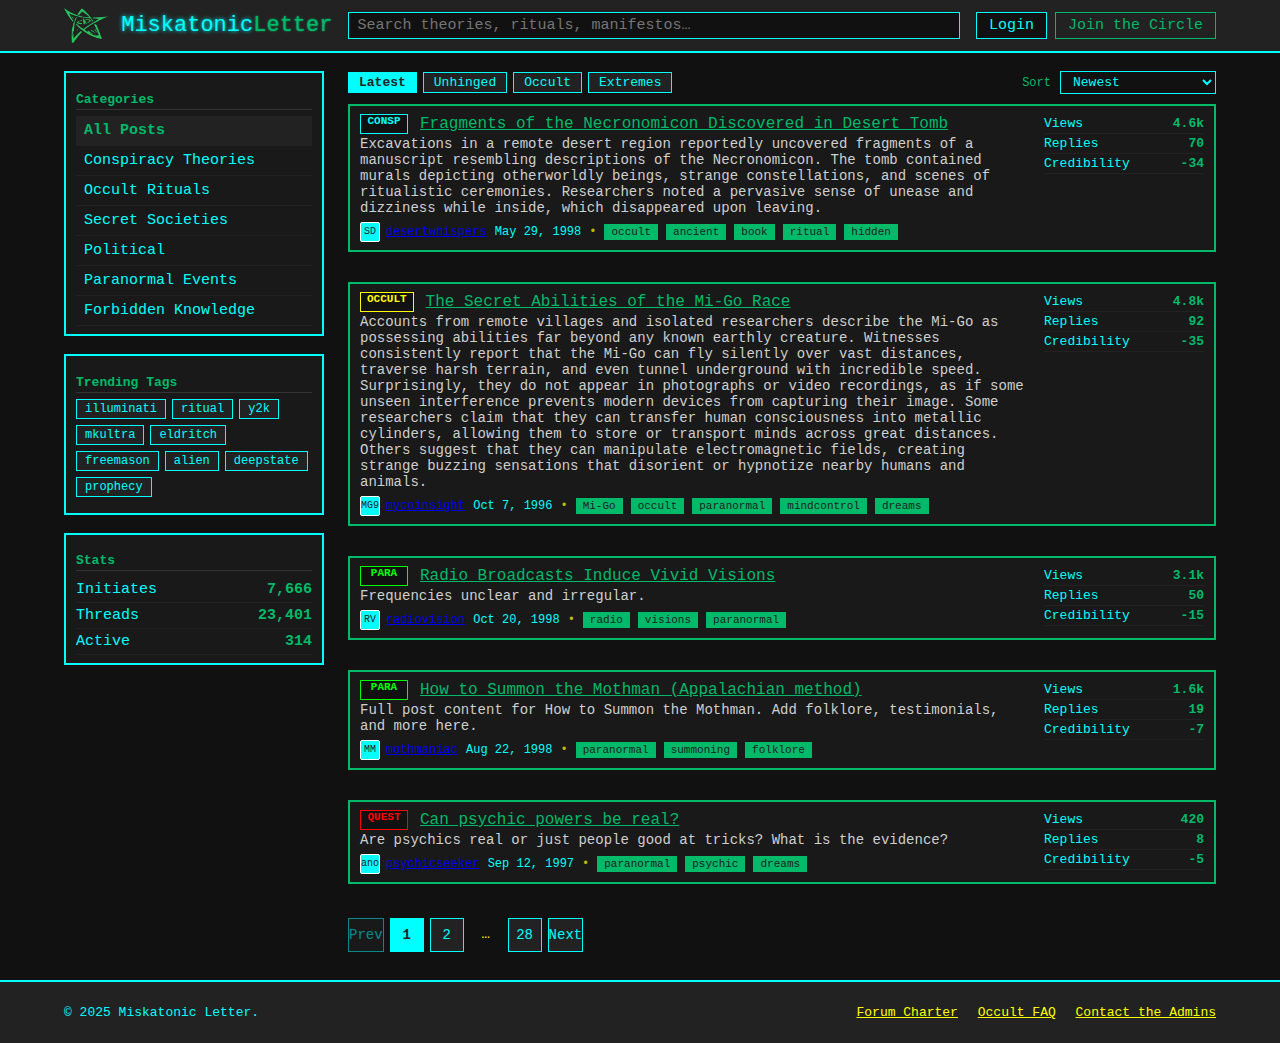
<file: src/index.html>
<!doctype html>
<html lang="en">
<head>
  <meta charset="utf-8" />
  <meta name="viewport" content="width=device-width, initial-scale=1" />
  <title>Miskatonic Letter · Occult & Conspiracy Forum</title>
  <link rel="stylesheet" href="styles.css" />
  <link rel="preconnect" href="https://fonts.gstatic.com" crossorigin>
  <link href="https://fonts.googleapis.com/css2?family=Inter:wght@400;500;600;700&display=swap" rel="stylesheet">
</head>
<body>
  <!-- Top Nav -->
  <header class="topbar">
    <div class="container topbar__inner">
      <a class="brand" href="#">
        <!-- logo image -->
        <img src="imgs/elder-sign.png" alt="" class="brand__logo" aria-hidden="true">
        <span class="brand__name">Miskatonic<span class="accent">Letter</span></span>
      </a>


      <form class="search" action="#" method="get" role="search">
        <input class="search__input" type="search" name="q" placeholder="Search theories, rituals, manifestos…" aria-label="Search" />
      </form>

      <nav class="usernav" aria-label="User">
        <a class="btn btn--ghost" href="#">Login</a>
        <a class="btn btn--primary" href="#">Join the Circle</a>
      </nav>
    </div>
  </header>

  <!-- Page -->
  <main class="container layout">
    <!-- Sidebar -->
    <aside class="sidebar">
      <section class="card">
        <h2 class="card__title">Categories</h2>
        <nav class="list list--links">
          <a href="#" class="list__item is-active">All Posts</a>
          <a href="#" class="list__item">Conspiracy Theories</a>
          <a href="#" class="list__item">Occult Rituals</a>
          <a href="#" class="list__item">Secret Societies</a>
          <a href="#" class="list__item">Political</a>
          <a href="#" class="list__item">Paranormal Events</a>
          <a href="#" class="list__item">Forbidden Knowledge</a>
        </nav>
      </section>

      <section class="card">
        <h2 class="card__title">Trending Tags</h2>
        <div class="tags">
          <a href="#" class="tag">illuminati</a>
          <a href="#" class="tag">ritual</a>
          <a href="#" class="tag">y2k</a>
          <a href="#" class="tag">mkultra</a>
          <a href="#" class="tag">eldritch</a>
          <a href="#" class="tag">freemason</a>
          <a href="#" class="tag">alien</a>
          <a href="#" class="tag">deepstate</a>
          <a href="#" class="tag">prophecy</a>
        </div>
      </section>

      <section class="card">
        <h2 class="card__title">Stats</h2>
        <ul class="meta">
          <li><span>Initiates</span><strong>7,666</strong></li>
          <li><span>Threads</span><strong>23,401</strong></li>
          <li><span>Active</span><strong>314</strong></li>
        </ul>
      </section>
    </aside>

    <!-- Content -->
    <section class="content">
      <div class="bar">
        <div class="chips">
          <button class="chip is-selected">Latest</button>
          <button class="chip">Unhinged</button>
          <button class="chip">Occult</button>
          <button class="chip">Extremes</button>
        </div>
        <div class="filters">
          <label class="select">
            <span class="select__label">Sort</span>
            <select>
              <option>Newest</option>
              <option>Most Replies</option>
              <option>Most Disturbing</option>
            </select>
          </label>
        </div>
      </div>

      <!-- Thread List -->
      <div class="threads" id="threads" role="feed" aria-busy="false">
        <!-- Posts will be loaded here by JS -->
      </div>

      <!-- Pagination -->
      <nav class="pagination" id="pagination" aria-label="Pagination">
        <!-- Pagination will be loaded by JS -->
      </nav>
    </section>
  </main>

  <footer class="footer">
    <div class="container footer__inner">
      <p>© 2025 Miskatonic Letter.</p>
      <nav class="footer__links">
        <a href="#">Forum Charter</a>
        <a href="#">Occult FAQ</a>
        <a href="#">Contact the Admins</a>
      </nav>
    </div>
  </footer>

  <script>
    // Config
  const POSTS_PER_PAGE = 5;
    let currentPage = 1;
    let posts = [];

    // Load data/posts.json
    fetch('data/posts.json')
      .then(res => res.json())
      .then(data => {
        posts = data;
        renderPosts();
        renderPagination();
      });

    function renderPosts() {
      const threads = document.getElementById('threads');
      threads.innerHTML = '';
      const start = (currentPage - 1) * POSTS_PER_PAGE;
      const end = start + POSTS_PER_PAGE;
      const pagePosts = posts.slice(start, end);
      pagePosts.forEach(post => {
        const article = document.createElement('article');
        article.className = 'thread card';
        article.setAttribute('role', 'article');
        article.innerHTML = `
          <div class="thread__main">
            <div class="thread__row">
              <span class="badge badge--${post.badge.type}" title="${post.badge.title}">${post.badge.label}</span>
              <a href="open-post.html?id=${post.id}" class="thread__title" data-id="${post.id}">${post.title}</a>
            </div>
            <p class="thread__excerpt">${post.content[0]}</p>
            <div class="thread__meta">
              <span class="author">
                <span class="avatar" aria-hidden="true">${post.author.avatar}</span>
                <a href="#" class="author__name">${post.author.name}</a>
              </span>
              <time datetime="${post.date}">${formatDate(post.date)}</time>
              <span class="dot" aria-hidden="true">•</span>
              ${post.tags.map(tag => `<a href="#" class="tag">${tag}</a>`).join('')}
            </div>
          </div>
          <ul class="thread__stats">
            <li><span class="stat__label">Views</span><strong>${post.stats.views}</strong></li>
            <li><span class="stat__label">Replies</span><strong>${post.stats.replies}</strong></li>
            <li><span class="stat__label">Credibility</span><strong>${post.stats.credibility}</strong></li>
          </ul>
        `;
        threads.appendChild(article);
      });
    }

    function renderPagination() {
      const pagination = document.getElementById('pagination');
      pagination.innerHTML = '';
      const totalPages = Math.ceil(posts.length / POSTS_PER_PAGE);
      // Prev
      const prev = document.createElement('a');
      prev.className = 'page' + (currentPage === 1 ? ' is-disabled' : '');
      prev.href = '#';
      prev.setAttribute('aria-disabled', currentPage === 1 ? 'true' : 'false');
      prev.textContent = 'Prev';
      prev.onclick = e => { e.preventDefault(); if(currentPage > 1){ currentPage--; renderPosts(); renderPagination(); } };
      pagination.appendChild(prev);
      // Pages
      for(let i=1; i<=totalPages; i++){
        if(i === 1 || i === totalPages || Math.abs(i-currentPage)<=1){
          const page = document.createElement('a');
          page.className = 'page' + (i === currentPage ? ' is-current' : '');
          page.href = '#';
          page.setAttribute('aria-current', i === currentPage ? 'page' : 'false');
          page.textContent = i;
          page.onclick = e => { e.preventDefault(); currentPage = i; renderPosts(); renderPagination(); };
          pagination.appendChild(page);
        }else if(i === currentPage-2 || i === currentPage+2){
          const dots = document.createElement('span');
          dots.className = 'page page--dots';
          dots.textContent = '…';
          pagination.appendChild(dots);
        }
      }
      // Next
      const next = document.createElement('a');
      next.className = 'page' + (currentPage === totalPages ? ' is-disabled' : '');
      next.href = '#';
      next.setAttribute('aria-disabled', currentPage === totalPages ? 'true' : 'false');
      next.textContent = 'Next';
      next.onclick = e => { e.preventDefault(); if(currentPage < totalPages){ currentPage++; renderPosts(); renderPagination(); } };
      pagination.appendChild(next);
    }

    function formatDate(dateStr){
      const d = new Date(dateStr);
      return d.toLocaleDateString('en-US', {month:'short', day:'numeric', year:'numeric'});
    }
  </script>
</body>
</html>
</file>
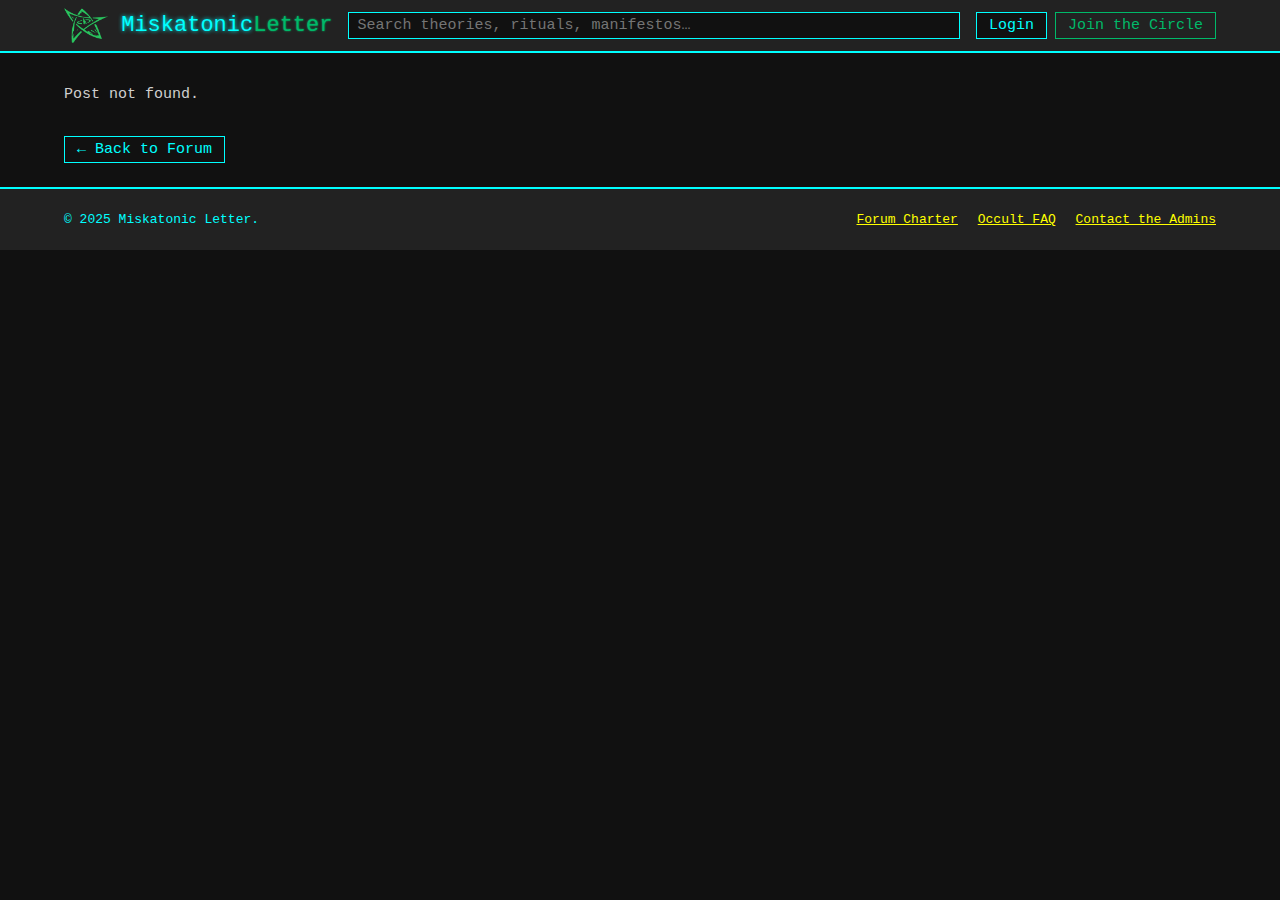
<file: src/open-post.html>
<!doctype html>
<html lang="en">
<head>
	<meta charset="utf-8" />
	<meta name="viewport" content="width=device-width, initial-scale=1" />
	<title>Miskatonic Letter · Post</title>
	<link rel="stylesheet" href="styles.css" />
</head>
<body>
	<header class="topbar">
		<div class="container topbar__inner">
			<a class="brand" href="index.html">
				<img src="imgs/elder-sign.png" alt="" class="brand__logo" aria-hidden="true">
				<span class="brand__name">Miskatonic<span class="accent">Letter</span></span>
			</a>
			<form class="search" action="#" method="get" role="search">
				<input class="search__input" type="search" name="q" placeholder="Search theories, rituals, manifestos…" aria-label="Search" />
			</form>
			<nav class="usernav" aria-label="User">
				<a class="btn btn--ghost" href="#">Login</a>
				<a class="btn btn--primary" href="#">Join the Circle</a>
			</nav>
		</div>
	</header>

	<main class="container layout">
		<section class="content" style="width:100%">
			<div id="post-content">
				<!-- Post will be loaded here by JS -->
			</div>
			<a href="index.html" class="btn" style="margin-top:18px;display:inline-block">← Back to Forum</a>
		</section>
	</main>

	<footer class="footer">
		<div class="container footer__inner">
			<p>© 2025 Miskatonic Letter.</p>
			<nav class="footer__links">
				<a href="#">Forum Charter</a>
				<a href="#">Occult FAQ</a>
				<a href="#">Contact the Admins</a>
			</nav>
		</div>
	</footer>

	<script>
		// Get post id from URL
		function getPostId(){
			const params = new URLSearchParams(window.location.search);
			return params.get('id');
		}
		fetch('data/posts.json')
			.then(res => res.json())
			.then(posts => {
				const id = getPostId();
				const post = posts.find(p => p.id === id);
				if(!post){
					document.getElementById('post-content').innerHTML = '<p>Post not found.</p>';
					return;
				}
				document.title = post.title + ' · Miskatonic Letter';
								// Show all lines except the first as post content
								const contentHtml = post.content.slice(1).map(line => `<div>${line}</div>`).join('');
								document.getElementById('post-content').innerHTML = `
									<article class="thread card" role="article">
										<div class="thread__main">
											<div class="thread__row">
												<span class="badge badge--${post.badge.type}" title="${post.badge.title}">${post.badge.label}</span>
												<span class="thread__title">${post.title}</span>
											</div>
											<div class="thread__meta">
												<span class="author">
													<span class="avatar" aria-hidden="true">${post.author.avatar}</span>
													<span class="author__name">${post.author.name}</span>
												</span>
												<time datetime="${post.date}">${formatDate(post.date)}</time>
												<span class="dot" aria-hidden="true">•</span>
												${post.tags.map(tag => `<a href="#" class="tag">${tag}</a>`).join('')}
											</div>
											<hr style="border:1px solid #333;margin:10px 0;">
											<div class="thread__excerpt">${post.content[0]}</div>
											<div class="thread__content" style="margin-top:10px;">${contentHtml}</div>
										</div>
										<ul class="thread__stats">
											<li><span class="stat__label">Views</span><strong>${post.stats.views}</strong></li>
											<li><span class="stat__label">Replies</span><strong>${post.stats.replies}</strong></li>
											<li><span class="stat__label">Credibility</span><strong>${post.stats.credibility}</strong></li>
										</ul>
									</article>
								`;
			});
		function formatDate(dateStr){
			const d = new Date(dateStr);
			return d.toLocaleDateString('en-US', {month:'short', day:'numeric', year:'numeric'});
		}
	</script>
</body>
</html>
</file>
<file: src/styles.css>
body {
  background: #111;
  color: #cfcfcf;
  font-family: 'Courier New', Courier, monospace;
  font-size: 15px;
  margin: 0;
}

.container {
  width: 90%;
  margin: 0 auto;
}

.topbar {
  background: #222;
  color: #0ff;
  border-bottom: 2px solid #0ff;
  padding: 8px 0;
}
.topbar__inner {
  display: flex;
  align-items: center;
  justify-content: space-between;
}
.brand {
  font-size: 22px;
  font-family: 'Courier New', Courier, monospace;
  color: #0ff;
  text-shadow: 0 0 4px #0ff;
  text-decoration: none;
}
.brand__dot {
  display: inline-block;
  width: 12px;
  height: 12px;
  background: #0ff;
  border: 1px solid #fff;
  margin-right: 6px;
}
.accent {
  color: rgb(0, 185, 105);
  text-shadow: 0 0 2px rgb(0, 185, 105);
}

.search {
  flex: 1;
  margin: 0 16px;
}
.search__input {
  width: 100%;
  padding: 4px 8px;
  font-family: 'Courier New', Courier, monospace;
  font-size: 15px;
  background: #111;
  color: #0ff;
  border: 1px solid #0ff;
}

.usernav {
  display: flex;
  gap: 8px;
}
.btn {
  background: #111;
  color: #0ff;
  border: 1px solid #0ff;
  padding: 4px 12px;
  font-family: 'Courier New', Courier, monospace;
  font-size: 15px;
  text-decoration: none;
  cursor: pointer;
}
.btn--primary {
  background: #222;
  color: rgb(0, 185, 105);
  border: 1px solid rgb(0, 185, 105);
}
.btn--ghost:hover {
  background: #222;
  color: #fff;
}

.layout {
  display: flex;
  gap: 24px;
  margin-top: 18px;
}
.sidebar {
  width: 260px;
}
.content {
  flex: 1;
}

.card {
  background: #191919;
  border: 2px solid #0ff;
  margin-bottom: 18px;
  padding: 8px 10px;
}
.card__title {
  font-size: 13px;
  color: rgb(0, 185, 105);
  font-family: 'Courier New', Courier, monospace;
  margin-bottom: 6px;
  border-bottom: 1px solid #333;
  padding-bottom: 2px;
}

.list {
  padding: 0;
}
.list__item {
  display: block;
  padding: 6px 8px;
  color: #0ff;
  font-family: 'Courier New', Courier, monospace;
  border-bottom: 1px solid #222;
  text-decoration: none;
}
.list__item.is-active {
  background: #222;
  color: rgb(0, 185, 105);
  font-weight: bold;
}
.list__item:hover {
  background: #333;
  color: #fff;
}

.tags {
  display: flex;
  flex-wrap: wrap;
  gap: 6px;
  margin-bottom: 8px;
}
.tag {
  background: #222;
  color: #0ff;
  border: 1px solid #0ff;
  font-size: 12px;
  padding: 2px 8px;
  font-family: 'Courier New', Courier, monospace;
  text-decoration: none;
}
.tag:hover {
  background: #0ff;
  color: #222;
}

.meta {
  list-style: none;
  padding: 0;
  margin: 0;
}
.meta li {
  display: flex;
  justify-content: space-between;
  padding: 4px 0;
  border-bottom: 1px solid #222;
  color: rgb(0, 185, 105);
  font-family: 'Courier New', Courier, monospace;
}
.meta span {
  color: #0ff;
}

.bar {
  display: flex;
  justify-content: space-between;
  align-items: center;
  margin-bottom: 10px;
}
.chips {
  display: flex;
  gap: 6px;
}
.chip {
  background: #222;
  color: #0ff;
  border: 1px solid #0ff;
  font-family: 'Courier New', Courier, monospace;
  font-size: 13px;
  padding: 2px 10px;
  cursor: pointer;
}
.chip.is-selected {
  background: #0ff;
  color: #222;
  font-weight: bold;
}

.select__label {
  font-size: 12px;
  color: rgb(0, 185, 105);
  font-family: 'Courier New', Courier, monospace;
}
select {
  background: #111;
  color: #0ff;
  border: 1px solid #0ff;
  font-family: 'Courier New', Courier, monospace;
  font-size: 13px;
  padding: 2px 8px;
}

.threads {
  display: flex;
  flex-direction: column;
  gap: 12px;
}
.thread {
  background: #191919;
  border: 2px solid rgb(0, 185, 105);
  padding: 8px 10px;
  display: flex;
  justify-content: space-between;
}
.thread__main {
  flex: 1;
}
.thread__row {
  display: flex;
  align-items: center;
  gap: 8px;
  margin-bottom: 2px;
}
.thread__title {
  color: rgb(0, 185, 105);
  font-family: 'Courier New', Courier, monospace;
  font-size: 16px;
  text-decoration: underline;
}
.thread__title:hover {
  color: #0ff;
}
.thread__excerpt {
  color: #cfcfcf;
  font-size: 14px;
  margin: 2px 0 6px 0;
}
.thread__meta {
  display: flex;
  align-items: center;
  gap: 8px;
  color: #0ff;
  font-size: 12px;
}
.thread .tag {
  background: rgb(0, 185, 105);
  color: #222;
  border: 1px solid rgb(0, 185, 105);
  font-size: 11px;
  padding: 1px 6px;
}
.author {
  display: flex;
  align-items: center;
  gap: 6px;
}
.avatar {
  display: inline-block;
  width: 18px;
  height: 18px;
  background: #0ff;
  color: #222;
  font-size: 10px;
  font-family: 'Courier New', Courier, monospace;
  text-align: center;
  border: 1px solid #fff;
  border-radius: 2px;
  line-height: 18px;
}

.thread__stats {
  list-style: none;
  margin: 0;
  padding: 0 0 0 18px;
  min-width: 160px;
}
.thread__stats li {
  color: rgb(0, 185, 105);
  font-family: 'Courier New', Courier, monospace;
  font-size: 13px;
  border-bottom: 1px solid #222;
  padding: 2px 0;
  display: flex;
  justify-content: space-between;
}
.stat__label {
  color: #0ff;
}
.brand__logo {
    width: 2em; /* adjust to match the original .brand__dot size */
    display: inline-block;
    vertical-align: middle; /* aligns it with the text */
}

/* Badges */
.badge {
  display: inline-block;
  min-width: 34px;
  height: 18px;
  padding: 0 6px;
  border: 1px solid #ff0;
  background: #222;
  color: #ff0;
  font-size: 11px;
  font-family: 'Courier New', Courier, monospace;
  font-weight: bold;
  text-align: center;
  margin-right: 4px;
}
.badge--db    { background: #111; color: #0ff; border-color: #0ff; }
.badge--cred  { background: #111; color: #ff0; border-color: #ff0; }
.badge--news  { background: #111; color: #f0f; border-color: #f0f; }
.badge--dump  { background: #111; color: #f00; border-color: #f00; }
.badge--guide { background: #111; color: #0f0; border-color: #0f0; }

/* Pagination */
.pagination {
  display: flex;
  gap: 6px;
  margin: 16px 0 4px;
}
.page {
  display: inline-block;
  min-width: 32px;
  height: 32px;
  background: #222;
  color: #0ff;
  border: 1px solid #0ff;
  font-family: 'Courier New', Courier, monospace;
  font-size: 14px;
  text-align: center;
  line-height: 32px;
  text-decoration: none;
}
.page.is-current {
  background: #0ff;
  color: #222;
  font-weight: bold;
}
.page.is-disabled {
  opacity: 0.5;
  pointer-events: none;
}
.page--dots {
  background: transparent;
  border: none;
  color: #ff0;
}

/* Footer */
.footer {
  background: #222;
  color: #0ff;
  border-top: 2px solid #0ff;
  margin-top: 24px;
  padding: 10px 0;
}
.footer__inner {
  display: flex;
  align-items: center;
  justify-content: space-between;
  font-size: 13px;
}
.footer__links a {
  color: #ff0;
  text-decoration: underline;
  margin-left: 12px;
  font-family: 'Courier New', Courier, monospace;
}
.footer__links a:hover {
  color: #0ff;
}

/* Accessibility states */
a:focus, button:focus, input:focus, select:focus {
  outline: 1px dashed #ff0;
  outline-offset: 1px;
}

/* Small tweaks */
.dot {
  opacity: .7;
  color: #ff0;
}
time {
  color: #0ff;
  font-family: 'Courier New', Courier, monospace;
}
</file>
